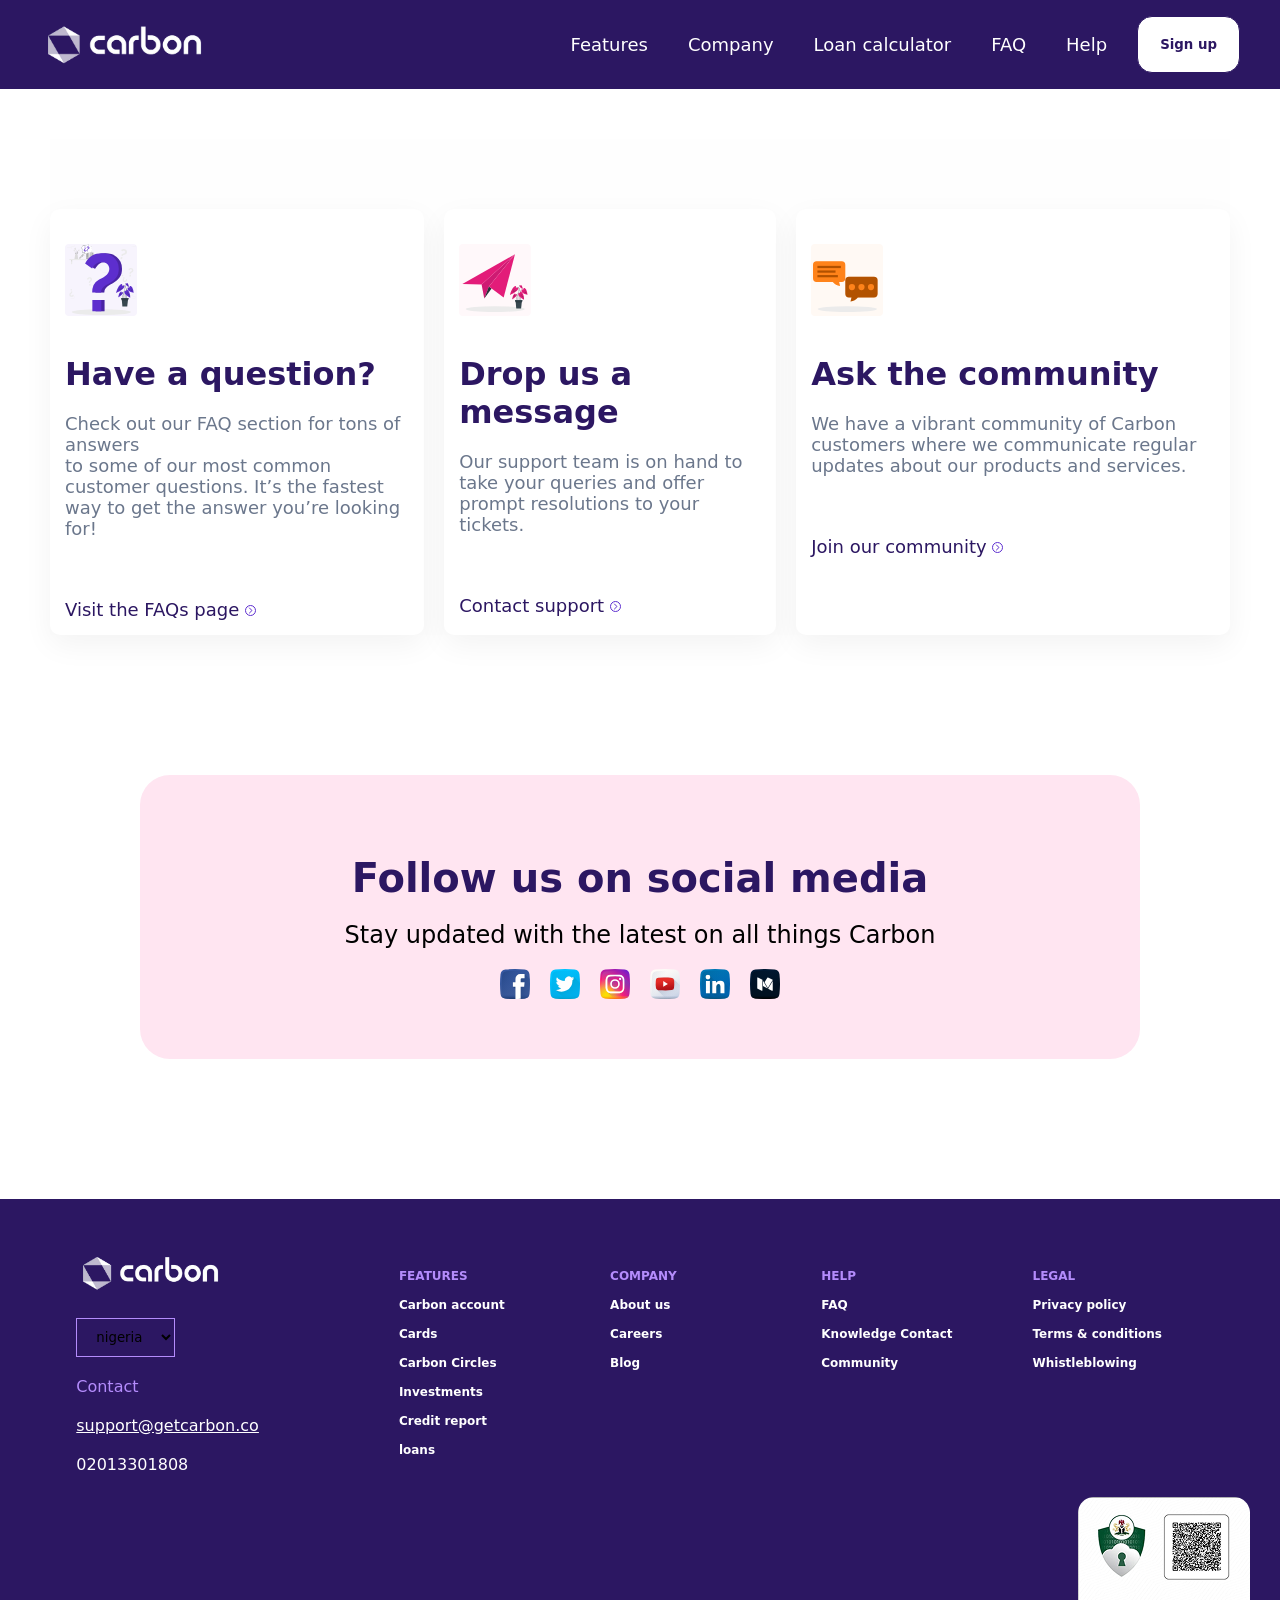
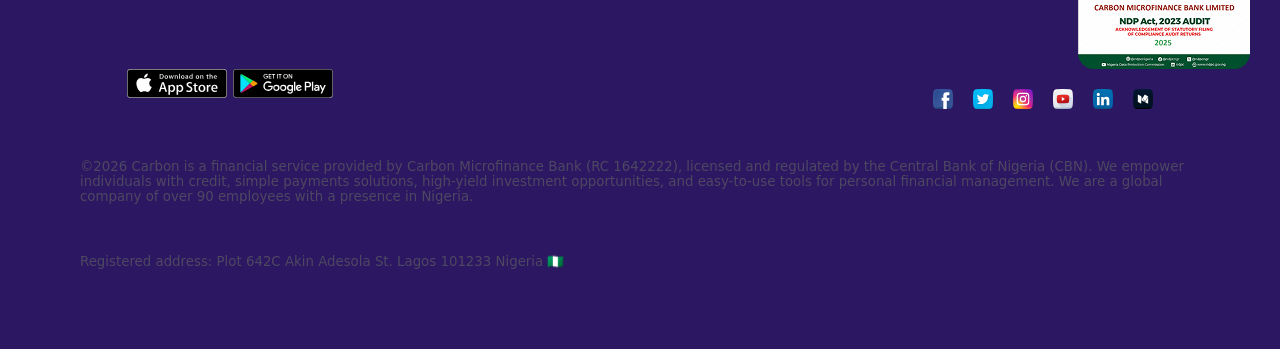
<file: contact.html>
<!DOCTYPE html>
<html lang="en">

<head>
    <meta charset="UTF-8">
    <meta name="viewport" content="width=device-width, initial-scale=1.0">
    <link rel="stylesheet" href="./contact.css">
    <title>contact page</title>
</head>

<body>
    <nav>
        <div class="navbar">
            <img src="./image/imageye___-_imgi_20_6453eb55073030cb720870f7_carbon-logo-white-p-500.webp" alt=""
                width="170">

            <div class="flow">

                <ul class="dropdown">
                    <li class="droptitle">
                        <h2>Features</h2>

                        <div class="droplist">
                            <a href="#">
                                <img src="./image/645dfc91d6307df11f9f0730_Loans-icon.svg" alt="">
                                <div class="dropitem">
                                    <h3>Loans</h3>
                                    <p>Instant loans whenever you need it</p>
                                </div>
                            </a>
                            <a href="#">
                                <div class="dropitem">
                                    <h3>Cards</h3>
                                    <p>Online and offline payment with cards</p>
                                </div>
                            </a>
                        </div>

                        <div class="droplist">
                            <a href="">
                                <img src="./image/645dfc91d6307df11f9f0732_Paymentsicon.svg" alt="">

                                <div class="dropitem">
                                    <h3>Payments</h3>
                                    <p>All your payments,in one place</p>

                                </div>
                            </a>

                            <a href="">
                                <img src="./image/645dfc91d6307df11f9f0739_investment.svg" alt="">
                                <div class="dropitem">
                                    <h3>Savings</h3>
                                    <p>Each return on savings on carbon</p>
                                </div>
                            </a>
                            <a href="">
                                <img src="./image/645dfc91d6307df11f9f0733_Credit-report.svg" alt="">
                                <div class="dropitem">
                                    <h3>Credit report</h3>
                                    <p>Keep track of your credit history</p>

                                </div>
                            </a>
                        </div>
                    </li>


                    <li class="droptitle">
                        <h2>Company</h2>
                        <div class="droplist">
                            <a href="">
                                <img src="./image/645dfc91d6307df11f9f0734_About us.svg" alt="" width="45">

                                <div class="dropitem">
                                    <h3>About us</h3>
                                    <p>Providing financial access to everyone</p>

                                </div>
                            </a>

                            <a href="#">

                                <img src="./image/645dfc91d6307df11f9f073b_Career.svg" alt="" width="45">
                                <div class="dropitem">
                                    <h3>Career</h3>
                                    <p>Build the best bank in Africa </p>

                                </div>

                            </a>
                            <div class="dropdown">
                                <a href="#">

                                    <img src="./image/645dfc91d6307df11f9f073a_Blog.svg" alt="" width="45">

                                    <div class="dropitem">
                                        <h3>Blog</h3>
                                        <p>Get carbon news and updates</p>

                                    </div>
                                </a>
                            </div>




                        </div>

                    </li>
                    <li class="droptitle">
                        <h2>Loan calculator</h2>
                        <a href="">



                        </a>
                    </li>
                    <li class="droptitle">
                        <h2>FAQ</h2>
                        <a href=""></a>
                    </li>
                    <li class="droptitle">
                        <h2>Help</h2>

                        <div class="droplist">
                            <a href="">
                                <img src="./image/645dfc91d6307df11f9f0735_knowledge base.svg" alt="">


                                <div class="dropitem">
                                    <h3>Knowledge base</h3>
                                    <p>Get answers to common issues</p>

                                </div>
                            </a>

                            <a href="">
                                <img src="./image/645dfc91d6307df11f9f072d_contacts.svg" alt="">

                                <div class="dropitem">
                                    <h3>Contacts</h3>
                                    <p>Like to reach out? Get in touch with us</p>
                                </div>
                            </a>

                            <a href="">
                                <img src="./image/645dfc91d6307df11f9f072c_community 1.svg" alt="">

                                <div class="dropitem">
                                    <h3>Community</h3>
                                    <p>Join our community and get updated</p>
                                </div>
                            </a>

                            <a href="">
                                <img src="./image/645dfc91d6307df11f9f0731_Report.svg" alt="">

                                <div class="dropitem">
                                    <h2>Report account</h2>
                                    <p>Report suspicious activity on your account</p>

                                </div>
                            </a>
                        </div>
                    </li>
                </ul>

                <button class="btn"> <b>Sign up</b></button>

            </div>
        </div>
    </nav>




    <section class="great">

        <div class="container">

            <div class="img">
                <img src="./image/6465dcbeb9aadaaaad9a7b0f_Questions.svg" alt="">
            </div>

            <div class="question">
                Have a question?
            </div>

            <p class="para">Check out our FAQ section for tons of answers <br>to some of our most common customer
                questions.
                It’s the
                fastest way to get the answer you’re looking for!</p>

            <div class="href"><a href="">Visit the FAQs page
                    <img src="./image/646f3ee0eeb4ddfdaefe46be_chevron-forward-circle-outline.svg" alt="">
                </a>
            </div>
        </div>
        <div class="container">
            <div class="img"><img src="./image/646f3ee0eeb4ddfdaefe46bd_Drop msg.svg" alt=""></div>

            <div class="question">Drop us a message</div>
            <p class="para">Our support team is on hand to take your queries and offer prompt resolutions to your
                tickets.

            </p>
            <div class="href"><a href="">Contact support
                    <img src="./image/646f3ee0eeb4ddfdaefe46be_chevron-forward-circle-outline.svg" alt="">
                </a></div>
        </div>

        <div class="container">
            <div class="img"><img src="./image/646f3ee0eeb4ddfdaefe46bc_community icon.svg" alt=""></div>

            <div class="question">Ask the community</div>
            <p class="para">We have a vibrant community of Carbon customers where we communicate regular updates about
                our products
                and services.

            </p>
            <div class="href"><a href="">Join our community <img
                        src="./image/646f3ee0eeb4ddfdaefe46be_chevron-forward-circle-outline.svg" alt=""></a></div>
        </div>
    </section>



    <section>
        <div class="ragh">
            <h2 class="pragh">Follow us on social media
            </h2>

            <p class="prahg">Stay updated with the latest on all things Carbon

            </p>
            <div class="prag">
                <img src="./image/6194b7fcf08b5f10239cf68e_008-facebook.svg" alt="">
                <img src="./image/6194b7fcf08b5fe49c9cf68c_001-twitter.svg" alt="">
                <img src="./image/6194b7fcf08b5fa9e79cf68d_011-instagram.svg" alt="">
                <img src="./image/6194b7fcf08b5f79329cf68f_007-youtube.svg" alt="">
                <img src="./image/6194b7fcf08b5f76879cf692_010-linkedin.svg" alt="">
                <img src="./image/6194b7fcf08b5f19d39cf68b_006-tumblr.svg" alt="">
            </div>
        </div>
    </section>



    <section class="downpart" style="background-color: #2C1762; padding: 30px;">
        <div class="flex">
            <div class="diva">
                <img src="./image/imageye___-_imgi_20_6453eb55073030cb720870f7_carbon-logo-white-p-500.webp" alt=""
                    width="150">
                <div class="label">

                    <label for="">
                        <select name="Nigeria" id="" style="padding:10px 15px; background-color: #2C1762; border: 1px solid
#B48CFC; text-decoration-color: #B48CFC;">
                            <option value="">nigeria</option>
                        </select>
                    </label>

                </div>


                <div style="color: #B48CFC;">Contact </div>
                <div><a style="color: white;" href="">support@getcarbon.co</a></div>
                <div style="color: white;">02013301808</div>
            </div>

            <div class="downright">
                <div>
                    <a  style="color: #B48CFC;" href="">FEATURES</a>
                    <a href="">Carbon account</a>
                    <a href="">Cards</a>
                    <a href="">Carbon Circles</a>
                    <a href="">Investments</a>
                    <a href="">Credit report</a>
                    <a href="">loans</a>
                </div>
                <div>
                    <a  style="color: #B48CFC;" href="">COMPANY</a>
                    <a href="">About us</a>
                    <a href="">Careers</a>
                    <a href="">Blog</a>
                </div>
                <div>
                    <a  style="color: #B48CFC;" href="">HELP</a>
                    <a href="">FAQ</a>
                    <a href="">Knowledge
                        <base href="">Contact
                    </a>
                    <a href="">Community</a>



                </div>
                <div>
                    <a  style="color: #B48CFC;" href="">LEGAL</a>
                    <a href="">Privacy policy</a>
                    <a href="">Terms & conditions</a>
                    <a href="">Whistleblowing</a>
                </div>
            </div>
        </div>


        <div class="pre">
            <img src="./image/imageye___-_imgi_29_6a04ed4a82167effc5d1d419_NDC image.png" alt="">
        </div>


        <div class="class">
            <div>
                        <img src="./image/645e07941b9dbaee684fcf89_Download_on_the_App_Store_Badge.svg" alt=""
                            width="100">

                        <img src="./image/645e07941b9dbaee684fcf86_Google_Play_Store_badge_EN.svg" alt="" width="100">

                    </div>

                    
            <div class="praghh">
                <img src="./image/6194b7fcf08b5f10239cf68e_008-facebook.svg" alt="">
                <img src="./image/6194b7fcf08b5fe49c9cf68c_001-twitter.svg" alt="">
                <img src="./image/6194b7fcf08b5fa9e79cf68d_011-instagram.svg" alt="">
                <img src="./image/6194b7fcf08b5f79329cf68f_007-youtube.svg" alt="">
                <img src="./image/6194b7fcf08b5f76879cf692_010-linkedin.svg" alt="">
                <img src="./image/6194b7fcf08b5f19d39cf68b_006-tumblr.svg" alt="">
            </div>
        </div>

         <div style="margin: 50px; font-size: smaller; color: #4D4861;">©2026 Carbon is a financial service provided by
        Carbon Microfinance Bank (RC 1642222), licensed and regulated by the Central Bank of Nigeria (CBN). We empower
        individuals with credit, simple payments solutions, high-yield investment opportunities, and easy-to-use tools
        for personal financial management. We are a global company of over 90 employees with a presence in Nigeria.
    </div>
    <div style="margin: 50px; font-size: smaller;color: #4D4861;">Registered address: Plot 642C Akin Adesola St. Lagos
        101233 Nigeria 🇳🇬</div>

    </section>
</body>

</html>
</file>
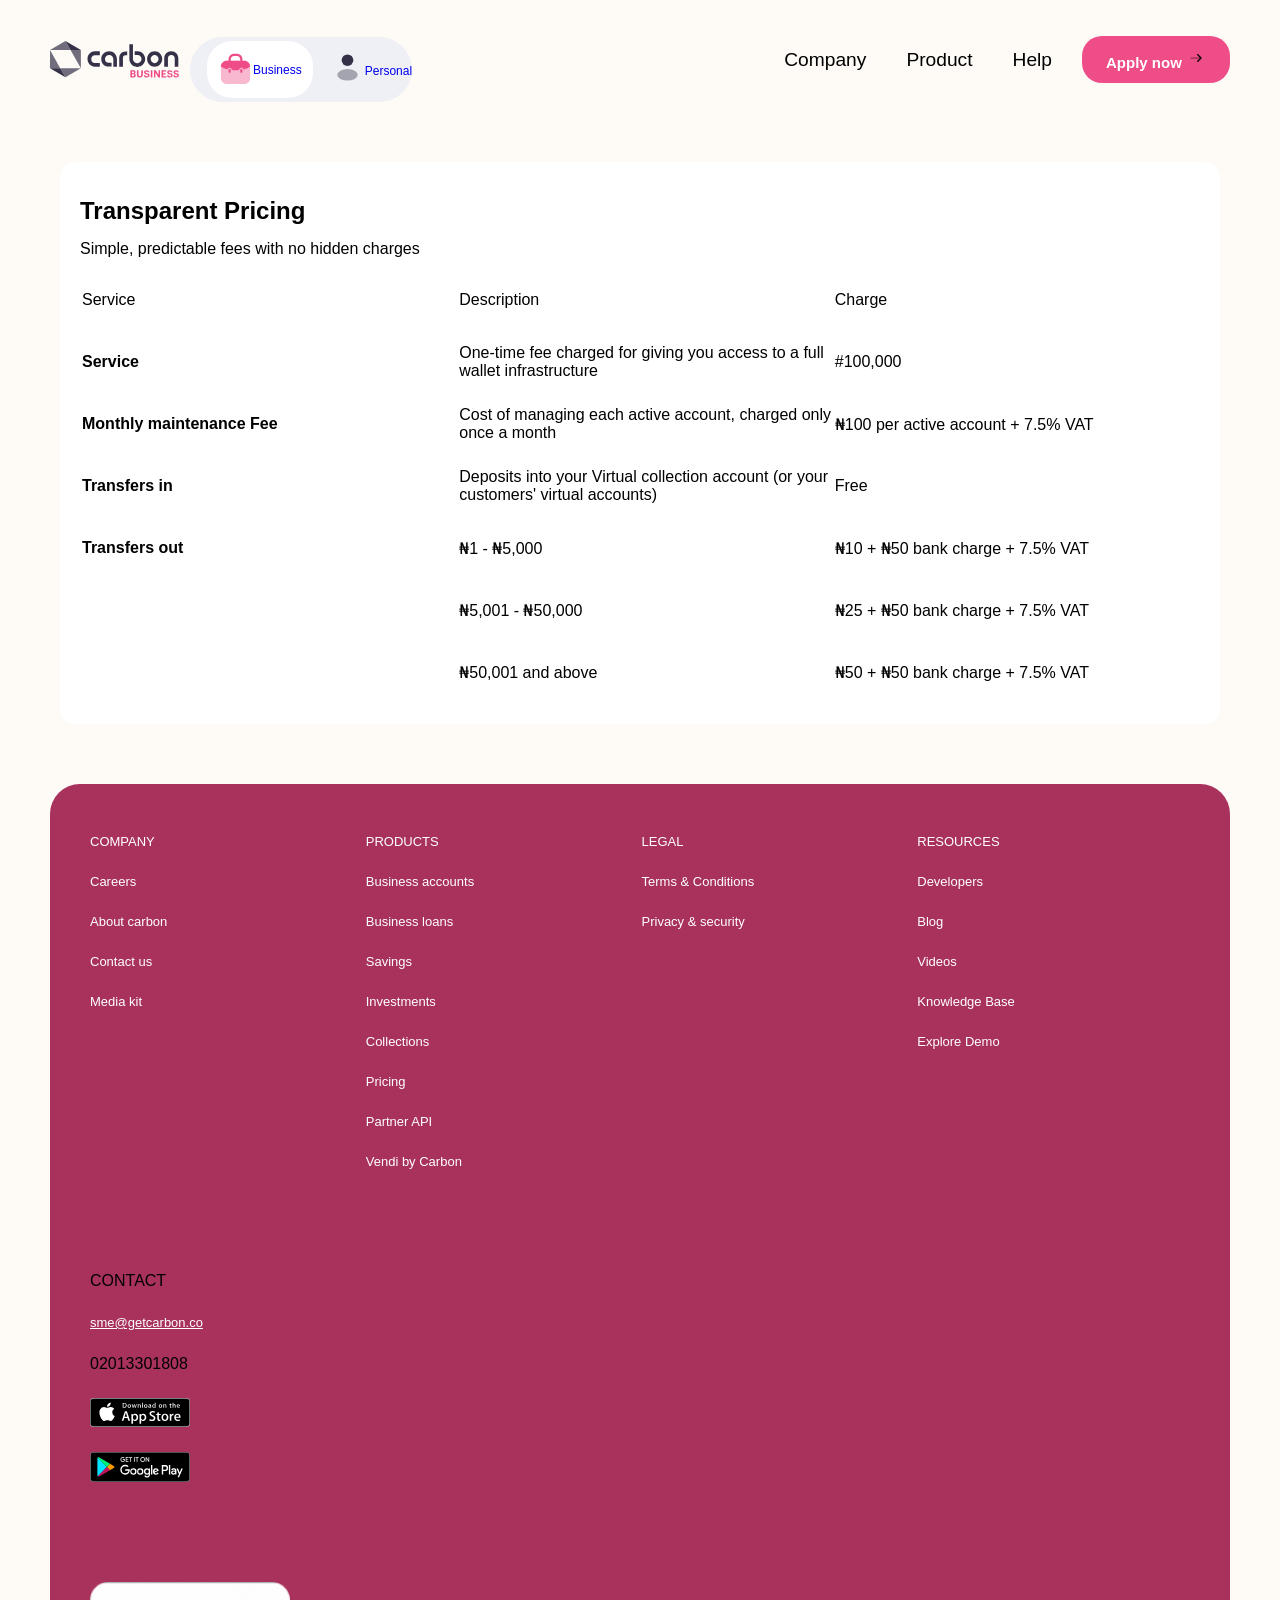
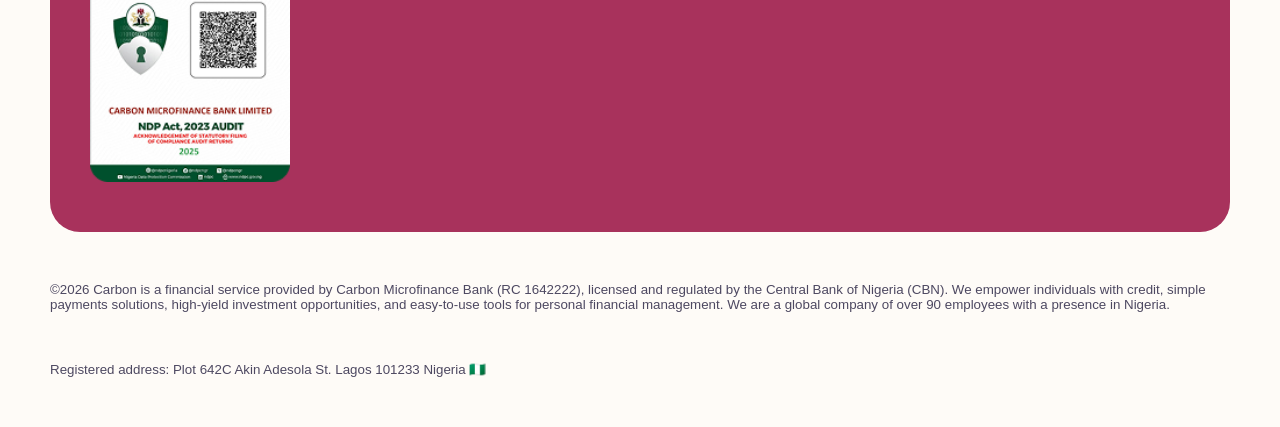
<file: pricing.html>
<!DOCTYPE html>
<html lang="en">

<head>
    <meta charset="UTF-8">
    <meta name="viewport" content="width=device-width, initial-scale=1.0">
    <link rel="stylesheet" href="./pricing.css">
    <title>pricing page</title>
</head>

<body style="background-color: #FEFBF7;">

    <nav class="header ">
        <img src="./image/mmuu1 (1).svg" alt="" width="130">

        <div class="grandparents">
            <div class="parents">
                <img src="./image/mmuu2.svg" alt="" width="35px">

                <a href="#">Business</a>
            </div>




            <div class="child1">
                <div class="child2">
                    <img src="./image/mmuu3.svg" alt="" width="35px">
                </div>
                <div class="child3">
                    <a href="#">Personal</a>
                </div>
            </div>
        </div>


        <div class="left">
            <ul class="dropdown">
                <li class="droptitle">
                    <h2>Company</h2>
                    <div class="droplist">
                        <a href="#">
                            <img src="./image/645dfc91d6307df11f9f0734_About us.svg" alt="" width="45">

                            <div class="dropitem">
                                <h3>About us</h3>
                                <p>Providing financial access to everyone</p>

                            </div>
                        </a>

                        <a href="#">

                            <img src="./image/645dfc91d6307df11f9f073b_Career.svg" alt="" width="45">
                            <div class="dropitem">
                                <h3>Career</h3>
                                <p>Build the best bank in Africa </p>

                            </div>

                        </a>
                        <div class="dropdown">
                            <a href="#">

                                <img src="./image/645dfc91d6307df11f9f073a_Blog.svg" alt="" width="45">

                                <div class="dropitem">
                                    <h3>Blog</h3>
                                    <p>Get carbon news and updates</p>

                                </div>
                            </a>
                        </div>



                    </div>

                </li>
                <li class="dropdown">
                    <div class="droptitle">
                        <h2>Product</h2>
                        <div class="droplist">
                            <a href="#">
                                <img src="./image/6a048610a0dd907c9ee9bb11_vendi logo Icon.svg" alt="" width="45">
                                <div class="dropitem">
                                    <p>Vendi</p>

                                </div>
                            </a>
                        </div>


                    </div>

                </li>
                <li class="dropdown ">
                    <div class="droptitle">
                        <h2>Help</h2>
                        <div class="frro">
                            <a href="#">
                                <img src="./image/help01.svg" alt="">
                                <div class="dropitem">
                                    <p>Videos</p>

                                </div>

                            </a>


                            <a href="#">
                                <img src="./image/help02.svg" alt="">
                                <div class="dropitem">
                                    <p>Knowledge base</p>
                                </div>
                            </a>




                            <a href="#">
                                <img src="./image/help03.svg" alt="">
                                <div class="dropitem">
                                    <p>Explore Demo</p>
                                </div>
                            </a>
                        </div>


                    </div>

                </li>
            </ul>



            <button class="butt">
                Apply now
                <img src="./image/aroww.svg" alt="" width="20">
            </button>
        </div>
    </nav>





    <section class="poppy">
        <h3 class="blod">Transparent Pricing
        </h3>
        <p style="margin-top: 15px;">Simple, predictable fees with no hidden charges</p>


        <style>
            tr,
            td {
                width: 550px;
                height: 60px;
                border-collapse: separate;
                border-bottom: 2;
            }
        </style>
        <table class="brother">
            <tr>
                <td>Service</td>
                <td>Description</td>
                <td>Charge</td>
            </tr>


            <tr>
                <td class="bold">Service</td>
                <td>
                    One-time fee charged for giving you access to a full wallet infrastructure</td>
                <td>#100,000</td>
            </tr>


            <tr>
                <td class="bold">Monthly maintenance Fee</td>
                <td>Cost of managing each active account, charged only once a month
                </td>
                <td>₦100 per active account + 7.5% VAT
                </td>
            </tr>


            <tr>
                <td class="bold">Transfers in
                </td>
                <td>Deposits into your Virtual collection account (or your customers' virtual accounts)</td>
                <td>Free</td>
            </tr>


            <tr>
                <td class="bold">Transfers out</td>
                <td>₦1 - ₦5,000
                </td>
                <td>₦10 + ₦50 bank charge + 7.5% VAT
                </td>


            </tr>

            <tr>
                <td></td>
                <td>₦5,001 - ₦50,000
                </td>
                <td>
                    ₦25 + ₦50 bank charge + 7.5% VAT</td>
            </tr>

            <tr>
                <td></td>
                <td>₦50,001 and above
                </td>
                <td>₦50 + ₦50 bank charge + 7.5% VAT
                </td>
            </tr>
        </table>
    </section>


    <div class="downpart">

        <div>
            <a href="">COMPANY</a>
            <a href="">Careers</a>
            <a href="">About carbon</a>
            <a href="">Contact us</a>
            <a href="">Media kit</a>
        </div>
        <div>
            <a href=""> PRODUCTS</a>
            <a href="">Business accounts</a>

            <a href="">Business loans</a>

            <a href="">Savings</a>

            <a href="">Investments</a>

            <a href="">Collections</a>

            <a href="">Pricing</a>

            <a href="">Partner API</a>

            <a href="">Vendi by Carbon</a>
        </div>
        <div>
            <a href="">LEGAL
            </a>
            <a href="">Terms & Conditions</a>
            <a href="">Privacy & security</a>
        </div>

        <div>
            <a href="">RESOURCES</a>
            <a href="">
                Developers</a>
            <a href="">Blog</a>
            <a href="">Videos</a>
            <a href="">Knowledge Base</a>
            <a href="">Explore Demo</a>
        </div>
        <div class="container" style="margin-top: 100px;">
            <div>
                <div>CONTACT </div>
                <div>
                    <a href="sme@getcarbon.co" style="text-decoration: underline;">sme@getcarbon.co</a>
                </div>
                <div>02013301808</div>
                <div style="display: flex;">
                    <img src="./image/645e07941b9dbaee684fcf89_Download_on_the_App_Store_Badge.svg" alt="" width="100">

                    <img src="./image/645e07941b9dbaee684fcf86_Google_Play_Store_badge_EN.svg" alt="" width="100">

                </div>

                <div style="display:flex; ;">
                    <i style="color: white;" class="fa-brands fa-x-twitter"></i>
                    <i class="fa-brands fa-linkedin-in"></i>
                    <i class="fa-brands fa-instagram"></i>
                </div>
            </div>

            <div class="ndc">
                <img class="ndcimage" src="./image/imageye___-_imgi_29_6a04ed4a82167effc5d1d419_NDC image.png" alt=""
                    width="200">
            </div>
        </div>



    </div>






    <div style="margin: 50px; font-size: smaller; color: #4D4861;">©2026 Carbon is a financial service provided by
        Carbon Microfinance Bank (RC 1642222), licensed and regulated by the Central Bank of Nigeria (CBN). We empower
        individuals with credit, simple payments solutions, high-yield investment opportunities, and easy-to-use tools
        for personal financial management. We are a global company of over 90 employees with a presence in Nigeria.
    </div>
    <div style="margin: 50px; font-size: smaller;color: #4D4861;">Registered address: Plot 642C Akin Adesola St. Lagos
        101233 Nigeria 🇳🇬</div>

</body>

</html>
</file>
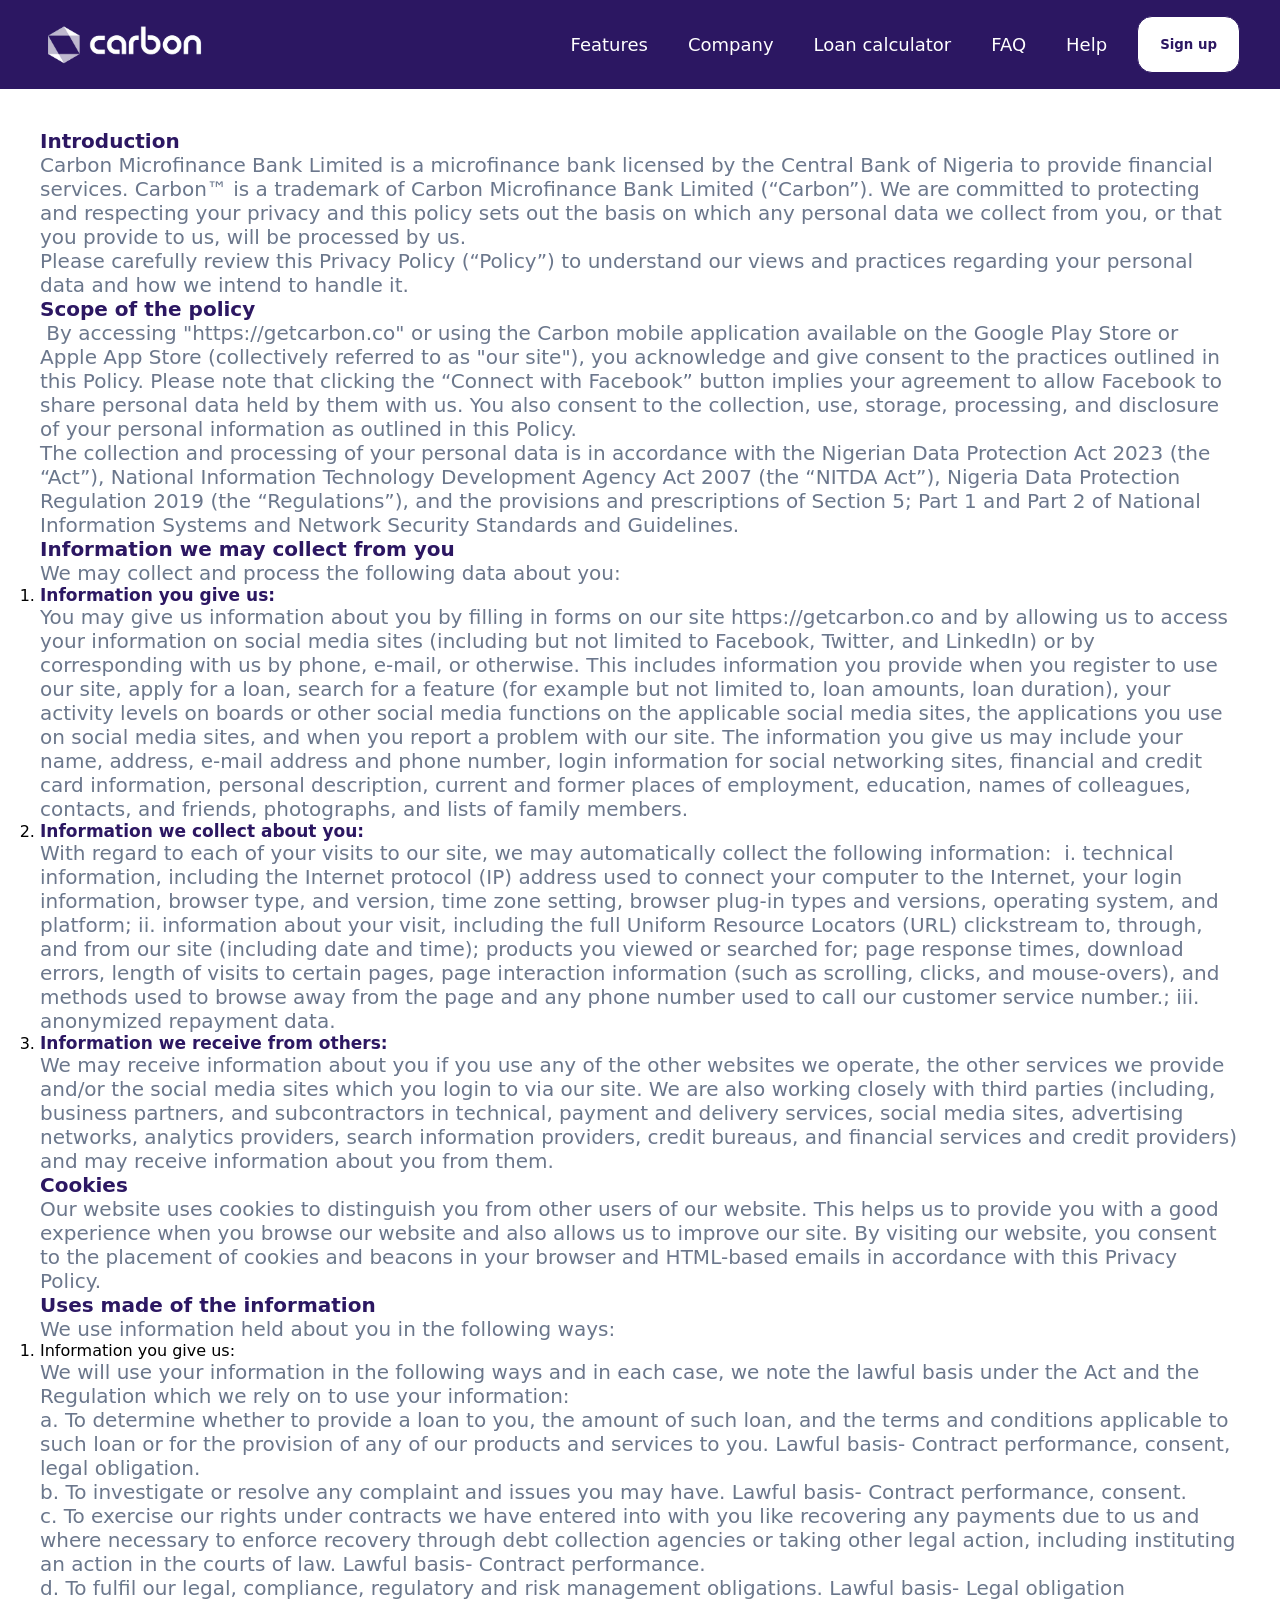
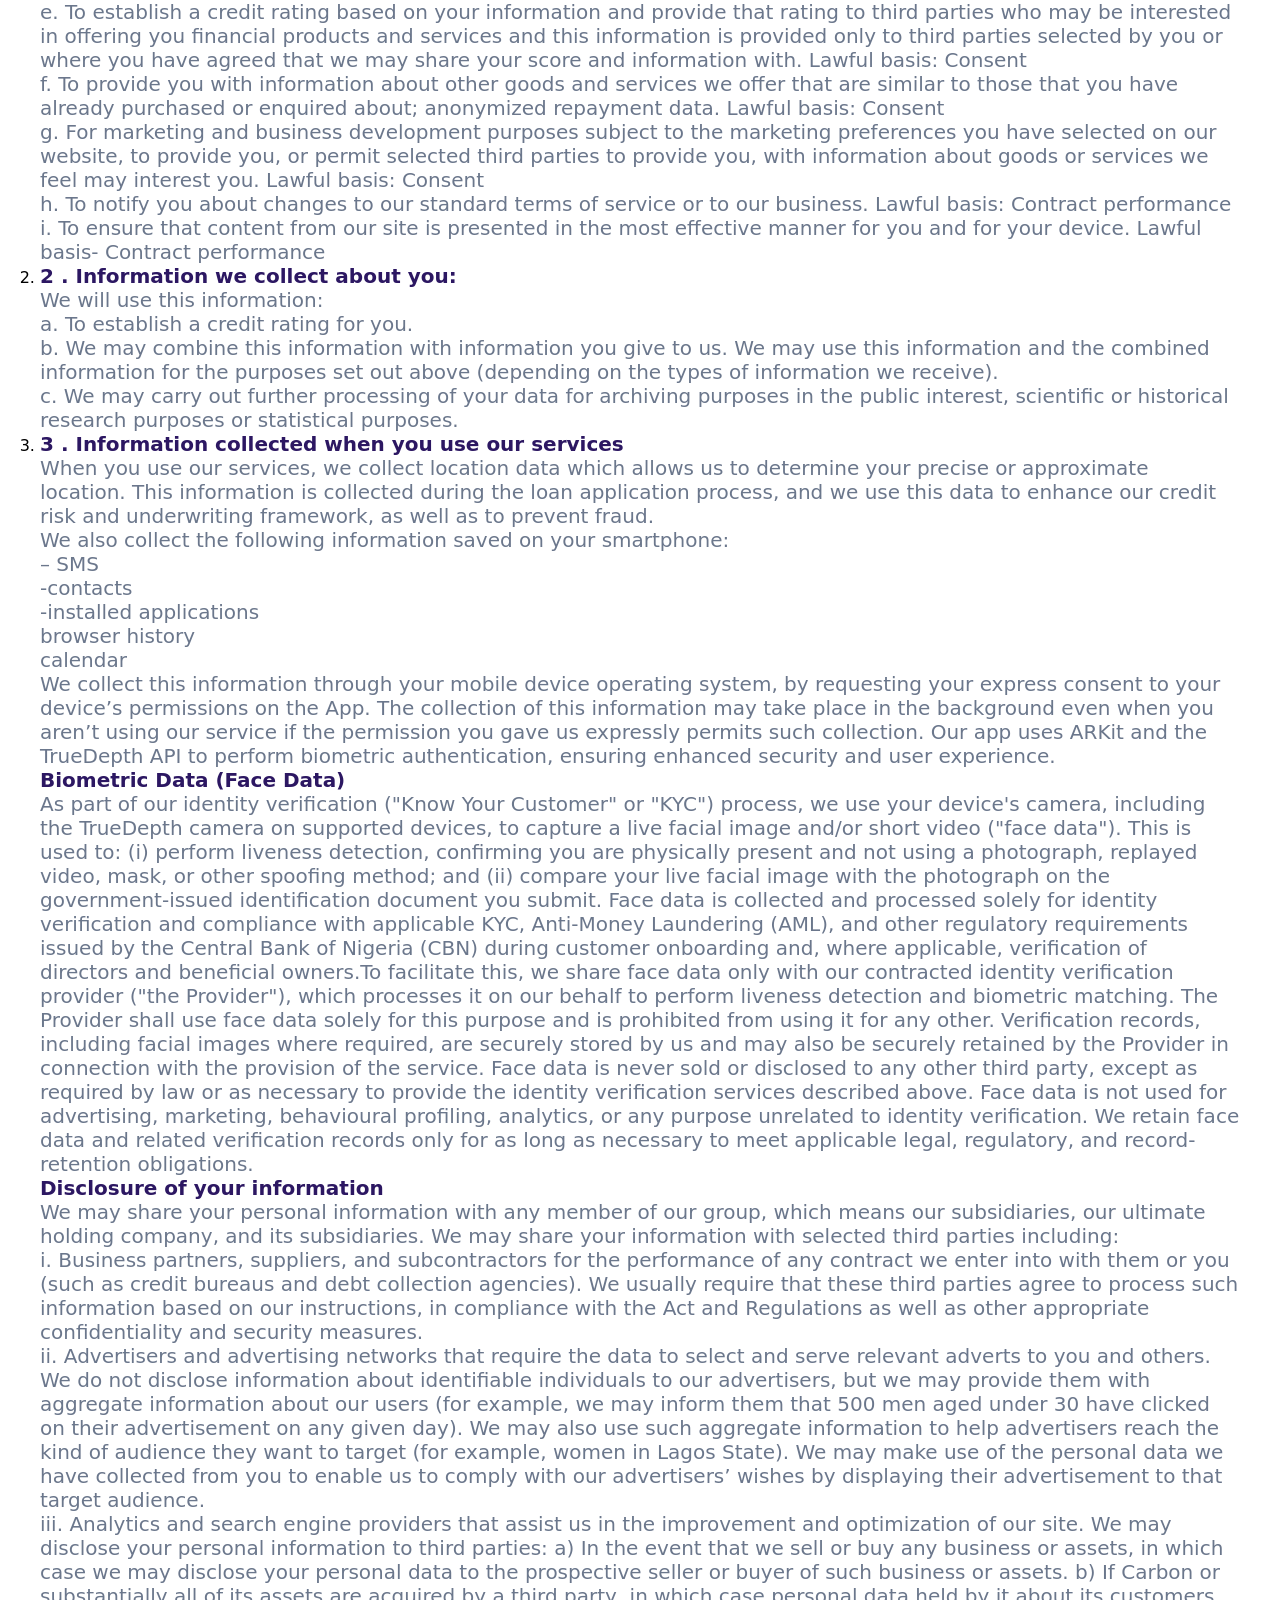
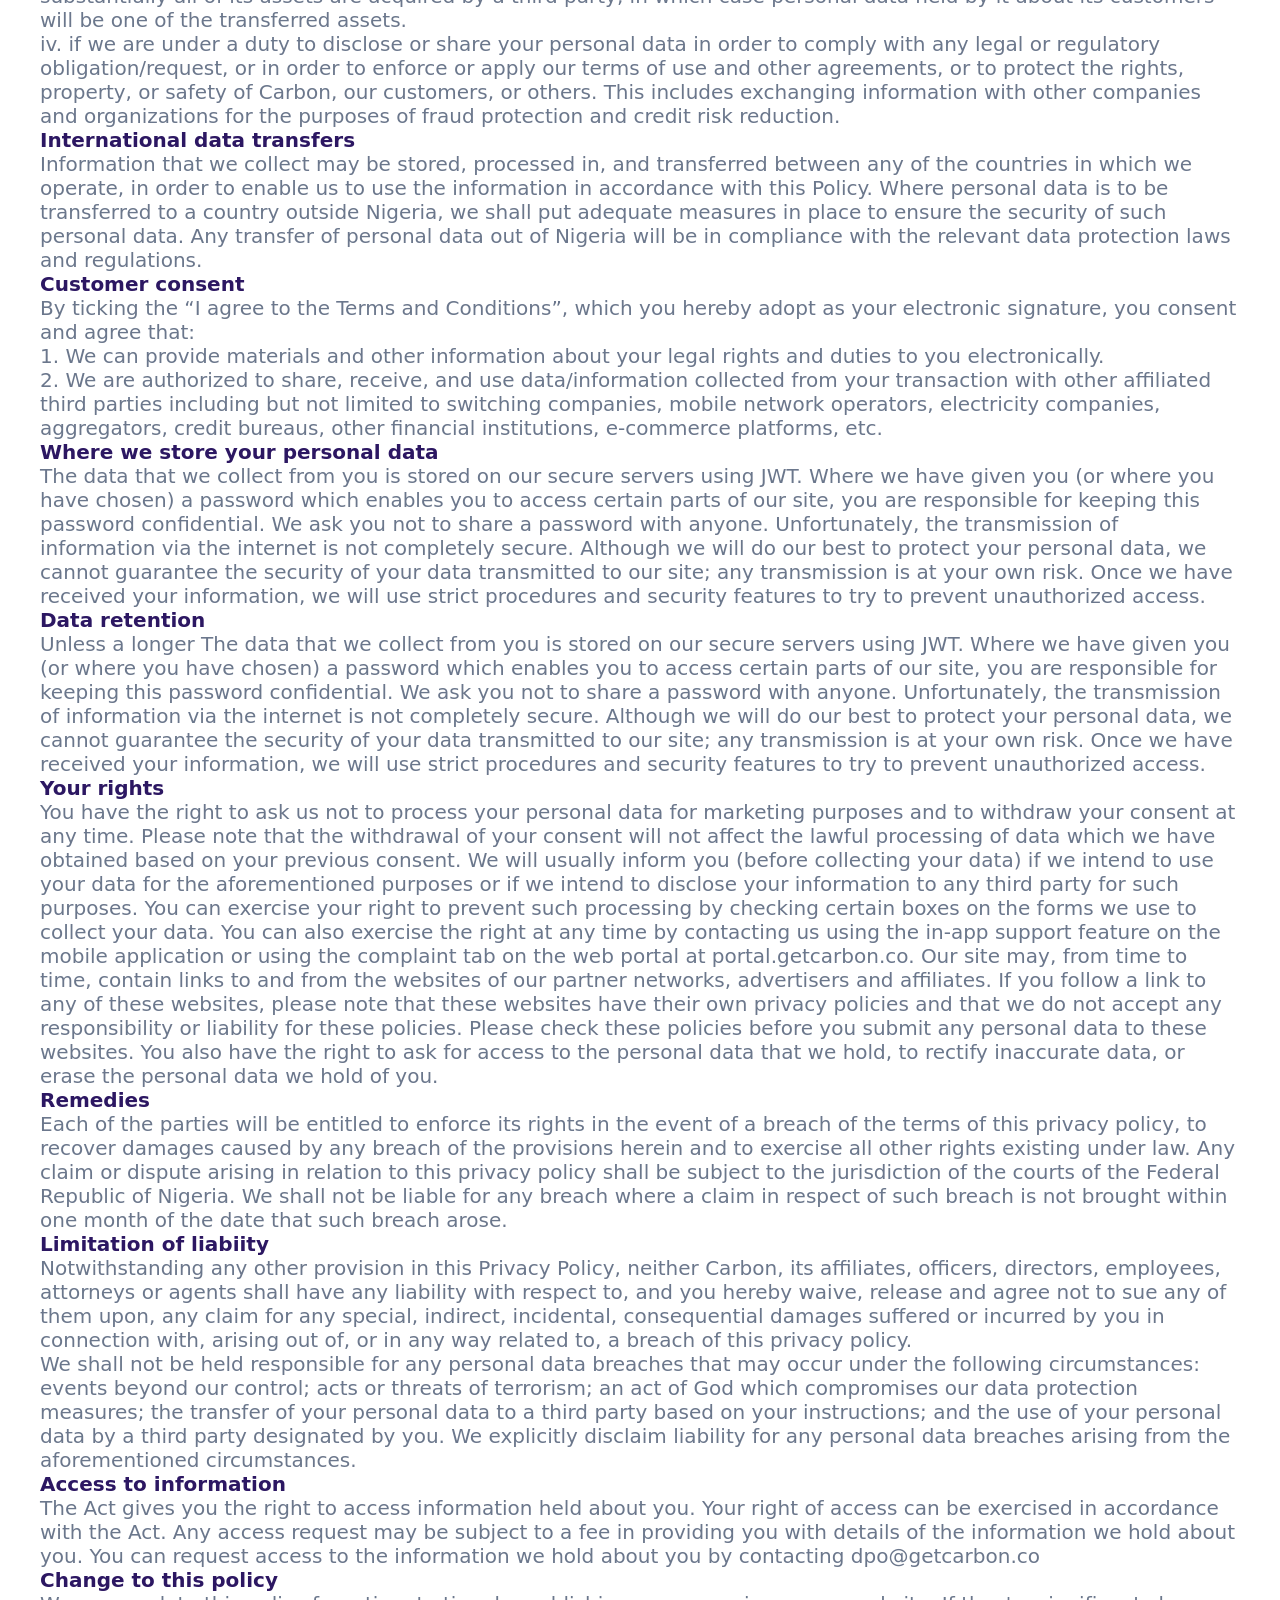
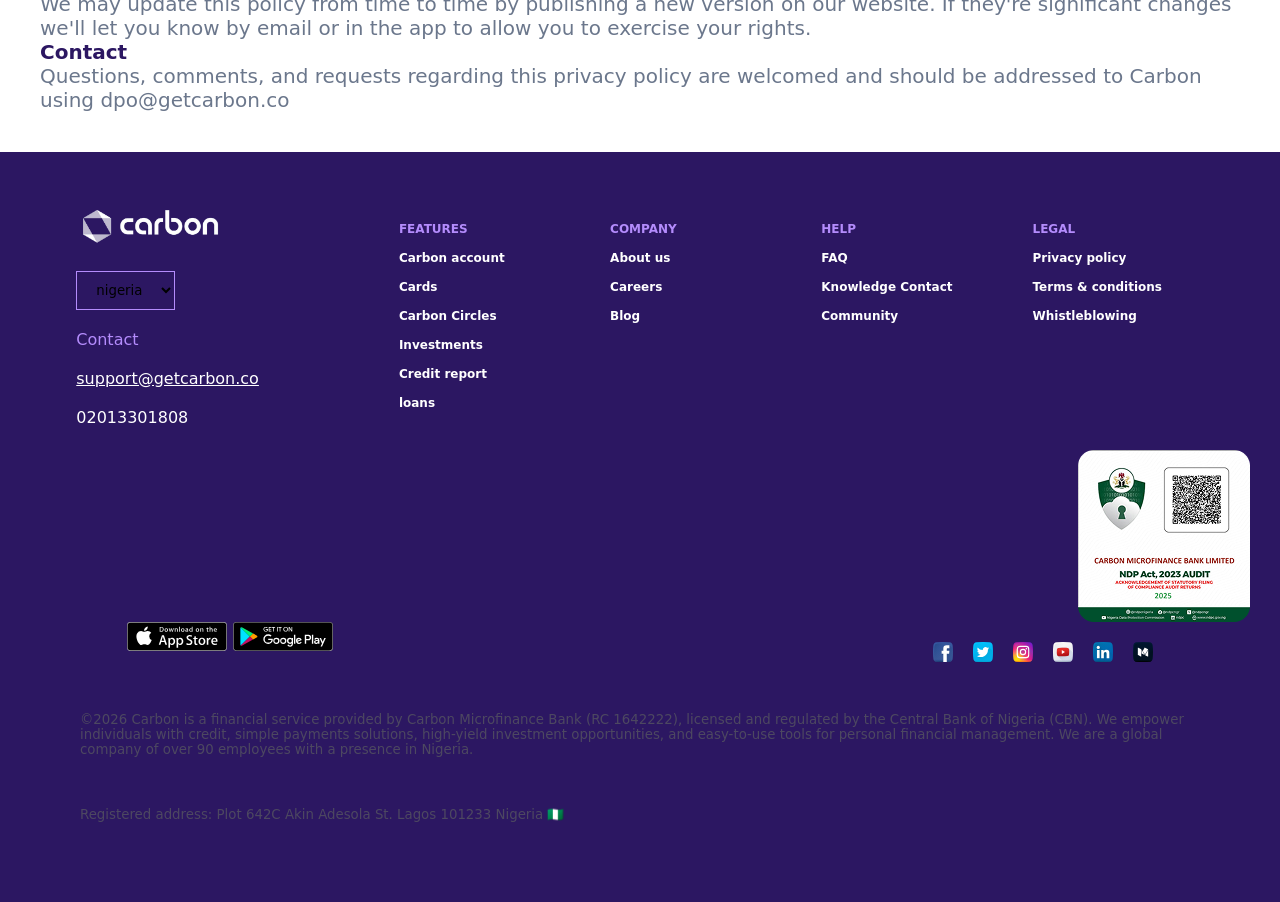
<file: privacy.html>
<!DOCTYPE html>
<html lang="en">

<head>
    <meta charset="UTF-8">
    <meta name="viewport" content="width=device-width, initial-scale=1.0">
    <link rel="stylesheet" href="./privacy.css">
    <title>Document</title>
</head>

<body>
    <nav>
        <div class="navbar">
            <img src="./image/imageye___-_imgi_20_6453eb55073030cb720870f7_carbon-logo-white-p-500.webp" alt=""
                width="170">

            <div class="flow">

                <ul class="dropdown">
                    <li class="droptitle">
                        <h2>Features</h2>

                        <div class="droplist">
                            <a href="#">
                                <img src="./image/645dfc91d6307df11f9f0730_Loans-icon.svg" alt="">
                                <div class="dropitem">
                                    <h3>Loans</h3>
                                    <p>Instant loans whenever you need it</p>
                                </div>
                            </a>
                            <a href="#">
                                <div class="dropitem">
                                    <h3>Cards</h3>
                                    <p>Online and offline payment with cards</p>
                                </div>
                            </a>
                        </div>

                        <div class="droplist">
                            <a href="">
                                <img src="./image/645dfc91d6307df11f9f0732_Paymentsicon.svg" alt="">

                                <div class="dropitem">
                                    <h3>Payments</h3>
                                    <p>All your payments,in one place</p>

                                </div>
                            </a>

                            <a href="">
                                <img src="./image/645dfc91d6307df11f9f0739_investment.svg" alt="">
                                <div class="dropitem">
                                    <h3>Savings</h3>
                                    <p>Each return on savings on carbon</p>
                                </div>
                            </a>
                            <a href="">
                                <img src="./image/645dfc91d6307df11f9f0733_Credit-report.svg" alt="">
                                <div class="dropitem">
                                    <h3>Credit report</h3>
                                    <p>Keep track of your credit history</p>

                                </div>
                            </a>
                        </div>
                    </li>


                    <li class="droptitle">
                        <h2>Company</h2>
                        <div class="droplist">
                            <a href="">
                                <img src="./image/645dfc91d6307df11f9f0734_About us.svg" alt="" width="45">

                                <div class="dropitem">
                                    <h3>About us</h3>
                                    <p>Providing financial access to everyone</p>

                                </div>
                            </a>

                            <a href="#">

                                <img src="./image/645dfc91d6307df11f9f073b_Career.svg" alt="" width="45">
                                <div class="dropitem">
                                    <h3>Career</h3>
                                    <p>Build the best bank in Africa </p>

                                </div>

                            </a>
                            <div class="dropdown">
                                <a href="#">

                                    <img src="./image/645dfc91d6307df11f9f073a_Blog.svg" alt="" width="45">

                                    <div class="dropitem">
                                        <h3>Blog</h3>
                                        <p>Get carbon news and updates</p>

                                    </div>
                                </a>
                            </div>




                        </div>

                    </li>
                    <li class="droptitle">
                        <h2>Loan calculator</h2>
                        <a href="">



                        </a>
                    </li>
                    <li class="droptitle">
                        <h2>FAQ</h2>
                        <a href=""></a>
                    </li>
                    <li class="droptitle">
                        <h2>Help</h2>

                        <div class="droplist">
                            <a href="">
                                <img src="./image/645dfc91d6307df11f9f0735_knowledge base.svg" alt="">


                                <div class="dropitem">
                                    <h3>Knowledge base</h3>
                                    <p>Get answers to common issues</p>

                                </div>
                            </a>

                            <a href="">
                                <img src="./image/645dfc91d6307df11f9f072d_contacts.svg" alt="">

                                <div class="dropitem">
                                    <h3>Contacts</h3>
                                    <p>Like to reach out? Get in touch with us</p>
                                </div>
                            </a>

                            <a href="">
                                <img src="./image/645dfc91d6307df11f9f072c_community 1.svg" alt="">

                                <div class="dropitem">
                                    <h3>Community</h3>
                                    <p>Join our community and get updated</p>
                                </div>
                            </a>

                            <a href="">
                                <img src="./image/645dfc91d6307df11f9f0731_Report.svg" alt="">

                                <div class="dropitem">
                                    <h2>Report account</h2>
                                    <p>Report suspicious activity on your account</p>

                                </div>
                            </a>
                        </div>
                    </li>
                </ul>

                <button class="btn"> <b>Sign up</b></button>

            </div>
        </div>
    </nav>




    <div class="bone">
        <strong>Introduction</strong>
        <p>Carbon Microfinance Bank Limited is a microfinance bank licensed by the Central Bank of
            Nigeria to provide financial services. Carbon™ is a trademark of Carbon Microfinance Bank
            Limited (“Carbon”). We are committed to protecting and respecting your privacy and this policy sets
            out the basis on which any personal data we collect from you, or that you provide to us, will be
            processed by us.
            ‍</p>
        <p>
            Please carefully review this Privacy Policy (“Policy”) to understand our views and practices regarding
            your personal data and how we intend to handle it.</p>

        <strong>Scope of the policy</strong>
        <p>‍
            By accessing "https://getcarbon.co" or using the Carbon mobile application available on the Google
            Play Store or Apple App Store (collectively referred to as "our site"), you acknowledge and give consent
            to the practices outlined in this Policy. Please note that clicking the “Connect with Facebook” button
            implies your agreement to allow Facebook to share personal data held by them with us. You also consent
            to the collection, use, storage, processing, and disclosure of your personal information as outlined in this
            Policy.</p>
        <p>
            The collection and processing of your personal data is in accordance with the Nigerian Data Protection
            Act 2023 (the “Act”), National Information Technology Development Agency Act 2007 (the “NITDA
            Act”), Nigeria Data Protection Regulation 2019 (the “Regulations”), and the provisions and prescriptions
            of Section 5; Part 1 and Part 2 of National Information Systems and Network Security Standards and
            Guidelines.</p>

        <strong>Information we may collect from you</strong>
        <p>We may collect and process the following data about you:</p>
        <ol>
            <li> <b>Information you give us:</b>
                <p>You may give us information about you by filling in forms on our site https://getcarbon.co and by
                    allowing us to access your information on social media sites (including but not limited to Facebook,
                    Twitter, and LinkedIn) or by corresponding with us by phone, e-mail, or otherwise. This includes
                    information you provide when you register to use our site, apply for a loan, search for a feature
                    (for example but not limited to, loan amounts, loan duration), your activity levels on boards or
                    other
                    social media functions on the applicable social media sites, the applications you use on social
                    media sites, and when you report a problem with our site. The information you give us may include
                    your name, address, e-mail address and phone number, login information for social networking sites,
                    financial and credit card information, personal description, current and former places of
                    employment, education, names of colleagues, contacts, and friends, photographs, and lists of family
                    members.</p>
            </li>

            <li>
               <b> Information we collect about you:</b>
                <p>With regard to each of your visits to our site, we may automatically collect the following
                    information:
                    ‍
                    i. technical information, including the Internet protocol (IP) address used to connect your computer
                    to the Internet, your login information, browser type, and version, time zone setting, browser
                    plug-in types and versions, operating system, and platform;
                    ii. information about your visit, including the full Uniform Resource Locators (URL) clickstream to,
                    through, and from our site (including date and time); products you viewed or searched for; page
                    response times, download errors, length of visits to certain pages, page interaction information
                    (such as scrolling, clicks, and mouse-overs), and methods used to browse away
                    from the page and any phone number used to call our customer service number.;
                    iii. anonymized repayment data.</p>
            </li>

            <li><b>
                Information we receive from others:</b>
                <p>We may receive information about you if you use any of the other websites we operate, the other
                    services we provide and/or the social media sites which you login to via our site. We are also
                    working closely with third parties (including, business partners, and subcontractors in technical,
                    payment and delivery services, social media sites, advertising networks, analytics providers, search
                    information providers, credit bureaus, and financial services and credit providers) and may receive
                    information about you from them.

                </p>
            </li>

        </ol>

        <strong>Cookies</strong>
        <p>Our website uses cookies to distinguish you from other users of our website. This helps us to provide you
            with a good experience when you browse our website and also allows us to improve our site. By visiting our
            website, you consent to the placement of cookies and beacons in your browser and HTML-based emails in
            accordance with this Privacy Policy.

        </p>
        <strong>Uses made of the information
        </strong>
        <p>We use information held about you in the following ways:

        </p>

        <ol>
            <li> Information you give us:
                <p>We will use your information in the following ways and in each case, we note the lawful basis under
                    the Act and the Regulation which we rely on to use your information:
                </p>

                <p>a. To determine whether to provide a loan to you, the amount of such loan, and the terms and
                    conditions applicable to such loan or for the provision of any of our products and services to you.
                    Lawful basis- Contract performance, consent, legal obligation.
                </p>
                <p> b. To investigate or resolve any complaint and issues you may have.
                    Lawful basis- Contract performance, consent.
                </p>
                <p>c. To exercise our rights under contracts we have entered into with you like recovering any payments
                    due to us and where necessary to enforce recovery through debt collection agencies or taking other
                    legal action, including instituting an action in the courts of law.
                    Lawful basis- Contract performance.
                    ‍
                </p>
                <p>d. To fulfil our legal, compliance, regulatory and risk management obligations.
                    Lawful basis- Legal obligation
                </p>
                <p>e. To establish a credit rating based on your information and provide that rating to third parties
                    who may be interested in offering you financial products and services and this information is
                    provided only to third parties selected by you or where you have agreed that we may share your score
                    and information with.
                    Lawful basis: Consent
                </p>
                <p>f. To provide you with information about other goods and services we offer that are similar to those
                    that you have already purchased or enquired about; anonymized repayment data.
                    Lawful basis: Consent
                </p>
                <p>g. For marketing and business development purposes subject to the marketing preferences you have
                    selected on our website, to provide you, or permit selected third parties to provide you, with
                    information about goods or services we feel may interest you.
                    Lawful basis: Consent
                </p>
                <p>h. To notify you about changes to our standard terms of service or to our business.
                    Lawful basis: Contract performance
                </p>
                <p>i. To ensure that content from our site is presented in the most effective manner for you and for
                    your device.
                    Lawful basis- Contract performance

                </p>
            </li>

            <li>

                <strong>2 . Information we collect about you:
                </strong>

                <p>We will use this information:</p>
                <p>a. To establish a credit rating for you.
                </p>
                <p>b. We may combine this information with information you give to us. We may use this information and
                    the combined information for the purposes set out above (depending on the types of information we
                    receive).
                </p>
                <p>c. We may carry out further processing of your data for archiving purposes in the public interest,
                    scientific or historical research purposes or statistical purposes.

                </p>

            </li>

            <li>
                <strong>3 . Information collected when you use our services
                </strong>

                <p>When you use our services, we collect location data which allows us to determine your precise or
                    approximate location. This information is collected during the loan application process, and we use
                    this data to enhance our credit risk and underwriting framework, as well as to prevent fraud.
                </p>

                <p>We also collect the following information saved on your smartphone:
                </p>
                <p>– SMS</p>
                <p>-contacts</p>
                <p>-installed applications</p>
                <p>browser history</p>
                    <p>calendar</p>
            </li>

            <p>We collect this information through your mobile device operating system, by requesting your express
                consent to your device’s permissions on the App. The collection of this information may take place in
                the background even when you aren’t using our service if the permission you gave us expressly permits
                such collection. Our app uses ARKit and the TrueDepth API to perform biometric authentication, ensuring
                enhanced security and user experience.

            </p>
            <strong>Biometric Data (Face Data)</strong>
            <p>As part of our identity verification ("Know Your Customer" or "KYC") process, we use your device's
                camera, including the TrueDepth camera on supported devices, to capture a live facial image and/or short
                video ("face data"). This is used to:
                (i) perform liveness detection, confirming you are physically present and not using a photograph,
                replayed video, mask, or other spoofing method; and
                (ii) compare your live facial image with the photograph on the government-issued identification document
                you submit.
                Face data is collected and processed solely for identity verification and compliance with applicable
                KYC, Anti-Money Laundering (AML), and other regulatory requirements issued by the Central Bank of
                Nigeria (CBN) during customer onboarding and, where applicable, verification of directors and beneficial
                owners.To facilitate this, we share face data only with our contracted identity verification provider
                ("the Provider"), which processes it on our behalf to perform liveness detection and biometric matching.
                The Provider shall use face data solely for this purpose and is prohibited from using it for any other.
                Verification records, including facial images where required, are securely stored by us and may also be
                securely retained by the Provider in connection with the provision of the service. Face data is never
                sold or disclosed to any other third party, except as required by law or as necessary to provide the
                identity verification services described above. Face data is not used for advertising, marketing,
                behavioural profiling, analytics, or any purpose unrelated to identity verification.
                We retain face data and related verification records only for as long as necessary to meet applicable
                legal, regulatory, and record-retention obligations.</p>

        </ol>

        <strong>Disclosure of your information
        </strong>
        <p>We may share your personal information with any member of our group, which means our subsidiaries, our
            ultimate holding company, and its subsidiaries. We may share your information with selected third parties
            including:
        </p>
        <p>i. Business partners, suppliers, and subcontractors for the performance of any contract we enter into with
            them or you (such as credit bureaus and debt collection agencies). We usually require that these third
            parties agree to process such information based on our instructions, in compliance with the Act and
            Regulations as well as other appropriate confidentiality and security measures.
        </p>
        <p>
            ii. Advertisers and advertising networks that require the data to select and serve relevant adverts to you
            and others. We do not disclose information about identifiable individuals to our advertisers, but we may
            provide them with aggregate information about our users (for example, we may inform them that 500 men aged
            under 30 have clicked on their advertisement on any given day). We may also use such aggregate information
            to help advertisers reach the kind of audience they want to target (for example, women in Lagos State). We
            may make use of the personal data we have collected from you to enable us to comply with our advertisers’
            wishes by displaying their
            advertisement to that target audience.
        </p>
        <p>iii. Analytics and search engine providers that assist us in the improvement and optimization of our site. We
            may disclose your personal information to third parties: a) In the event that we sell or buy any business or
            assets, in which case we may disclose your personal data to the prospective seller or buyer of such business
            or assets. b) If Carbon or substantially all of its assets are acquired by a
            third party, in which case personal data held by it about its customers will be one of the transferred
            assets.
            ‍
        </p>
        <p>iv. if we are under a duty to disclose or share your personal data in order to comply with any legal or
            regulatory obligation/request, or in order to enforce or apply our terms of use and other agreements, or to
            protect the rights, property, or safety of Carbon, our customers, or others. This includes exchanging
            information with other companies and organizations for the purposes of fraud protection and credit risk
            reduction.

        </p>
        <strong>International data transfers</strong>
        <p>Information that we collect may be stored, processed in, and transferred between any of the countries in
            which we operate, in order to enable us to use the information in accordance with this Policy. Where
            personal data is to be transferred to a country outside Nigeria, we shall put adequate measures in place to
            ensure the security of such personal data. Any transfer of personal data out of Nigeria will be in
            compliance with the relevant data protection laws and regulations.

        </p>

        <strong>Customer consent
        </strong>
        <p>By ticking the “I agree to the Terms and Conditions”, which you hereby adopt as your electronic signature,
            you consent and agree that:</p>
        <p>1. We can provide materials and other information about your legal rights and duties to you electronically.
        </p>
        <p>2. We are authorized to share, receive, and use data/information collected from your transaction with other
            affiliated third parties including but not limited to switching companies, mobile network operators,
            electricity companies, aggregators, credit bureaus, other financial institutions, e-commerce platforms, etc.

        </p>

        <strong>Where we store your personal data
        </strong>
        <p>The data that we collect from you is stored on our secure servers using JWT. Where we have given you (or
            where you have chosen) a password which enables you to access certain parts of our site, you are responsible
            for keeping this password confidential. We ask you not to share a password with anyone. Unfortunately, the
            transmission of information via the internet is not completely secure. Although we will do our best to
            protect your personal data, we cannot guarantee the security of your data transmitted to our site; any
            transmission is at your own risk. Once we have received your information, we will use strict procedures and
            security features to try to prevent unauthorized access.

        </p>
        <strong>Data retention</strong>
        <p>Unless a longer The data that we collect from you is stored on our secure servers using JWT. Where we have
            given you (or where you have chosen) a password which enables you to access certain parts of our site, you
            are responsible for keeping this password confidential. We ask you not to share a password with anyone.
            Unfortunately, the transmission of information via the internet is not completely secure. Although we will
            do our best to protect your personal data, we cannot guarantee the security of your data transmitted to our
            site; any transmission is at your own risk. Once we have received your information, we will use strict
            procedures and security features to try to prevent unauthorized access.

        </p>
        <strong>Your rights</strong>
        <p>You have the right to ask us not to process your personal data for marketing purposes and to withdraw your
            consent at any time. Please note that the withdrawal of your consent will not affect the lawful processing
            of data which we have obtained based on your previous consent. We will usually inform you (before collecting
            your data) if we intend to use your data for the aforementioned purposes or if we
            intend to disclose your information to any third party for such purposes. You can exercise your right to
            prevent such processing by checking certain boxes on the forms we use to collect your data. You can also
            exercise the right at any time by contacting us using the in-app support feature on the mobile application
            or using the complaint tab on the web portal at portal.getcarbon.co. Our site may, from time to time,
            contain links to and from the websites of our partner networks, advertisers and affiliates. If you follow a
            link to any of these websites, please note that these websites have their own privacy policies and that we
            do not accept any responsibility or liability for these policies. Please check these policies before you
            submit any personal data to these websites. You also have the right to ask for access to the personal data
            that we hold, to rectify inaccurate data, or erase the personal data we hold of you.

        </p>
        <strong>Remedies</strong>
        <p>Each of the parties will be entitled to enforce its rights in the event of a breach of the terms of this
            privacy policy, to recover damages caused by any breach of the provisions herein and to exercise all other
            rights existing under law. Any claim or dispute arising in relation to this privacy policy shall be subject
            to the jurisdiction of the courts of the Federal Republic of Nigeria. We shall not be liable for any breach
            where a claim in respect of such breach is not brought within one month of the date that such breach arose.

        </p>
        <strong>Limitation of liabiity</strong>
        <p>Notwithstanding any other provision in this Privacy Policy, neither Carbon, its affiliates, officers,
            directors, employees, attorneys or agents shall have any liability with respect to, and you hereby waive,
            release and agree not to sue any of them upon, any claim for any special, indirect, incidental,
            consequential damages suffered or incurred by you in connection with, arising out of, or in any way
            related to, a breach of this privacy policy.</p>
        <p>We shall not be held responsible for any personal data breaches that may occur under the following
            circumstances: events beyond our control; acts or threats of terrorism; an act of God which compromises our
            data protection measures; the transfer of your personal data to a third party based on your instructions;
            and the use of your personal data by a third party designated by you. We explicitly disclaim liability for
            any personal data breaches arising from the aforementioned circumstances.

        </p>
        <strong>Access to information</strong>
        <p>The Act gives you the right to access information held about you. Your right of access can be exercised in
            accordance with the Act. Any access request may be subject to a fee in providing you with details of the
            information we hold about you. You can request access to the information we hold about you by contacting
            dpo@getcarbon.co

        </p>
        <strong>Change to this policy</strong>
        <p>We may update this policy from time to time by publishing a new version on our website. If they're
            significant changes we'll let you know by email or in the app to allow you to exercise your rights.

        </p>
        <strong>Contact</strong>
        <p>Questions, comments, and requests regarding this privacy policy are welcomed and should be addressed to
            Carbon using dpo@getcarbon.co

        </p>
    </div>
    <section class="downpart" style="background-color: #2C1762; padding: 30px;">
        <div class="flex">
            <div class="diva">
                <img src="./image/imageye___-_imgi_20_6453eb55073030cb720870f7_carbon-logo-white-p-500.webp" alt=""
                    width="150">
                <div class="label">

                    <label for="">
                        <select name="Nigeria" id="" style="padding:10px 15px; background-color: #2C1762; border: 1px solid
#B48CFC; text-decoration-color: #B48CFC;">
                            <option value="">nigeria</option>
                        </select>
                    </label>

                </div>


                <div style="color: #B48CFC;">Contact </div>
                <div><a style="color: white;" href="">support@getcarbon.co</a></div>
                <div style="color: white;">02013301808</div>
            </div>

            <div class="downright">
                <div>
                    <a style="color: #B48CFC;" href="">FEATURES</a>
                    <a href="">Carbon account</a>
                    <a href="">Cards</a>
                    <a href="">Carbon Circles</a>
                    <a href="">Investments</a>
                    <a href="">Credit report</a>
                    <a href="">loans</a>
                </div>
                <div>
                    <a style="color: #B48CFC;" href="">COMPANY</a>
                    <a href="">About us</a>
                    <a href="">Careers</a>
                    <a href="">Blog</a>
                </div>
                <div>
                    <a style="color: #B48CFC;" href="">HELP</a>
                    <a href="">FAQ</a>
                    <a href="">Knowledge
                        <base href="">Contact
                    </a>
                    <a href="">Community</a>



                </div>
                <div>
                    <a style="color: #B48CFC;" href="">LEGAL</a>
                    <a href="">Privacy policy</a>
                    <a href="">Terms & conditions</a>
                    <a href="">Whistleblowing</a>
                </div>
            </div>
        </div>


        <div class="pre">
            <img src="./image/imageye___-_imgi_29_6a04ed4a82167effc5d1d419_NDC image.png" alt="">
        </div>


        <div class="class">
            <div>
                <img src="./image/645e07941b9dbaee684fcf89_Download_on_the_App_Store_Badge.svg" alt="" width="100">

                <img src="./image/645e07941b9dbaee684fcf86_Google_Play_Store_badge_EN.svg" alt="" width="100">

            </div>


            <div class="praghh">
                <img src="./image/6194b7fcf08b5f10239cf68e_008-facebook.svg" alt="">
                <img src="./image/6194b7fcf08b5fe49c9cf68c_001-twitter.svg" alt="">
                <img src="./image/6194b7fcf08b5fa9e79cf68d_011-instagram.svg" alt="">
                <img src="./image/6194b7fcf08b5f79329cf68f_007-youtube.svg" alt="">
                <img src="./image/6194b7fcf08b5f76879cf692_010-linkedin.svg" alt="">
                <img src="./image/6194b7fcf08b5f19d39cf68b_006-tumblr.svg" alt="">
            </div>
        </div>

        <div style="margin: 50px; font-size: smaller; color: #4D4861;">©2026 Carbon is a financial service provided by
            Carbon Microfinance Bank (RC 1642222), licensed and regulated by the Central Bank of Nigeria (CBN). We
            empower
            individuals with credit, simple payments solutions, high-yield investment opportunities, and easy-to-use
            tools
            for personal financial management. We are a global company of over 90 employees with a presence in Nigeria.
        </div>
        <div style="margin: 50px; font-size: smaller;color: #4D4861;">Registered address: Plot 642C Akin Adesola St.
            Lagos
            101233 Nigeria 🇳🇬</div>

    </section>
</body>

</html>
</file>
<file: contact.css>
* {
    margin: 0;
    padding: 0;
    box-sizing: border-box;
    font-family: system-ui, -apple-system, BlinkMacSystemFont, 'Segoe UI', Roboto, Oxygen, Ubuntu, Cantarell, 'Open Sans', 'Helvetica Neue', sans-serif;
}

.navbar {
    display: flex;
    align-items: center;
    justify-content: space-between;
    background-color: #2C1762;
    padding: 16px 40px;
}


.flow {
    display: flex;
    align-items: center;
    /* margin-left: auto; */
    gap: 20px;

}
.droptitle h2{
    font-weight: 400;
    font-size: large;
}
.dropdown {
    text-decoration: none;
    list-style-type: none;
    display: flex;
    margin: 0;
    padding: 0;
    font-weight: 200;
    gap: 20px;
}

.droptitle{
    position: relative;
    padding: 10px;
    cursor: grab;
    color: white;
    /* font-weight: lighter; */
}
.droplist {
    position: absolute;
    top: 100%;
    left: auto;
    right: 0;
    width: 450px;
    max-width: 90vw;
    /* height: 100;  */
    background-color: #ffffff;
    border-radius: 10px;
    padding: 30px;
    display: grid;
    grid-template-columns: repeat(2, 1fr);
    gap: 20px;
    box-shadow: 0px 10px 30px rgba(0, 0, 0, 0.08);

    visibility: hidden;

    z-index: 100;
}

.droplist a{
    display: flex;
    align-items: flex-start;
    gap: 10px;
    text-decoration: none;
    color: black;
    padding: 8px;
    border-radius: 12px;
}

.droplist a:hover {
    background-color: pink;
}

.droptitle:hover .droplist {
    visibility: visible;
}

.btn{
    padding: 20px 22px;
    color: #2C1762;
    background-color: #ffffff;
    border: 1px solid #2C1762;
    border-radius: 15px;
}


.great{
    display: flex;
    justify-content: center;
    align-items: stretch;
    gap: 20px;
    margin: 50px;
    background-color: #FEFEFE;

    
}

.container{
     padding: 15px;
    border-radius: 10px;
/* white-space: nowrap; */
    margin-top: 70px;
    background-color: white;
        box-shadow: 0px 10px 30px rgba(0, 0, 0, 0.05); 

}
.question{
    margin-top: 35px;
    font-size:xx-large;
    font-weight: bolder;
    color: #2C1762;
}
.para{
    margin-top: 20px;
font-size: large;
color: #6B778C;
}
.img{
    margin-top: 20px;
}
.href {
    margin-top: 60px;
}
.href a{
font-size: large;
    text-decoration: none;
    list-style-type: none;
    color: #2C1762;
}


.ragh{
    background-color: #FFE5F1;
    padding: 60px 120px;
    margin: 140px;
    border-radius: 30px;
}

.pragh{
    display: flex;
    justify-content: center;
    margin-top: 20px;
    font-size:40px;
    font-weight: 700;
    color: #2C1762;
}

.prahg{
    display: flex;
    justify-content: center;
margin-top: 20px;
font-size: x-large;
}
.prag{
    display: flex;
    justify-content: center;
    gap: 20px;
    margin-top: 20px;
}

.prag img{
    width: 30px;
}
.downright{
    display: grid;
    grid-template-columns: repeat(4, 1fr);
    gap: 80px;
    padding: 40px;
}
.downright div{
     display: flex;
     flex-direction: column;
    
     gap:15px;
}
label{
    margin-top: 30px;
    left: 20px;
}
.diva div{
    margin-top: 20px;
}

.downright a{
    text-decoration: none;
    color: white;
    font-size: 12px;
    font-weight: bold;
}


.flex{
    display: flex;
    align-items: center;
    justify-content: center;
    gap: 100px;
}

.pre{
    display: flex;
    justify-content: flex-end;
    
    
}

.class{
    display: flex;
    justify-content: center;
    gap: 600px;
}

.praghh{
    margin-top: 20px;
    gap: 20px;
    display: flex;
}
.praghh img{
    width: 20px;
    /* gap: 40px; */
}
</file>
<file: pricing.css>
* {
    margin: 0;
    padding: 0;
    box-sizing: border-box;
    font-family: Verdana, Geneva, Tahoma, sans-serif;
}


.header {
    display: flex;
    align-items: center;
    justify-content: flex-start;
    margin: 17px 50px;
    gap: 10px;
}
.html, body {
    max-width: 100vw;
    overflow-x: hidden;
}
.grandparents {
    /* width: 250px; */
    height: 65px;

    display: flex;
    align-items: center;
    background-color: #EFF0F6;
    border-radius: 100px;
    /* padding: 4px; */
    margin-top: 20px;

}

.parents {
    margin: 17px;
    display: flex;
    justify-content: center;
    align-items: center;
    border-radius: 25px;
    background: white;
    padding: 11px;

}

.parents a {

    text-decoration: none;
    font-size: 12px;
    font-weight: lighter;

}

.child1 {
    display: flex;
    justify-content: center;
    align-items: center;


}


.child3 a {
    text-decoration: none;
    font-size: 12px;
    font-weight: lighter;
}

.dropdown {
    /* background-color: aqua; */
    display: flex;
    text-decoration: none;
    list-style-type: none;
    gap: 20px;
    margin: 0;
    /* padding: 0; background-color: blue; */

}

.droplist {
    position: absolute;
    top: 100%;
    left: auto;
    right: 0;
    width: 450px;
    max-width: 90vw;
    /* height: 100;  */
    background-color: #ffffff;
    border-radius: 10px;
    padding: 30px;
    display: grid;
    grid-template-columns: repeat(2, 1fr);
    gap: 20px;
    box-shadow: 0px 10px 30px rgba(0, 0, 0, 0.08);

    visibility: hidden;

    z-index: 100;
}

.droplist a {
    display: flex;
    align-items: flex-start;
    /* background-color: aqua; */
    gap: 10px;
    text-decoration: none;
    color: black;
    padding: 8px;
    border-radius: 12px;
}

.droptitle {
    position: relative;
    color: black;
    /* font-size:x-large; */
    cursor: grab;
    padding: 10px;

}

.droplist a:hover {
    background-color: pink;
}

.droptitle:hover .droplist {
    visibility: visible;
}

.droptitle:hover .frro {
    visibility: visible;
}

.frro a:hover {
    background-color: pink;
}

.frro {
    position: absolute;
    top: 100%;
    left: 0;
    z-index: 100;
    padding: 30px;
    width: 300px;
    visibility: hidden;
    border-radius: 10px;

    box-shadow: 0px 10px 30px rgba(0, 0, 0, 0.08);

}

.frro a {
    display: flex;
    align-items: flex-start;
    gap: 18px;
    color: black;
    text-decoration: none;
    padding: 8px;
    border-radius: 12px;
}

.dropitem {
    display: flex;
    /* justify-content: center;
     */
    flex-direction: column;
}

.left {
    display: flex;
    align-items: center;   
    gap: 20px;
    /* justify-content: flex-end; */
    /* margin-left:21%;  */
    margin-left: auto;
    position: relative;
}

.butt {
    padding: 12px 24px;
    background-color: #EE4D87;
    color: white;
    font-size: 15px;
    cursor: grab;
    font-weight: 600;
    border-radius: 20px;
    border: none;
    width: 100%;
}

.butt:hover {
    background-color: #ffffff;
    color: #EE4D87;
    border: 2px solid #EE4D87;
}

.droptitle h2 {
    font-size: larger;
    font-weight: lighter;
}


.downpart{
    display: grid;
    grid-template-columns: repeat(4, 1fr);
    gap: 3px;
    background-color: #A8325C;
    border-radius:  30px; ;
    padding:  50px 40px;
    margin: 50px;
}

.html, body {
    max-width: 100vw;
    overflow-x: hidden;
}

.downpart div{
    display: flex;
    flex-direction: column;
    gap: 25px;
}

.downpart a{
    text-decoration: none;
    color: white;
    font-size: 13px;
    font-weight: lighter
}

.bold{
    font-weight: bold;
}

.blod{
    font-size: x-large;
    margin-top: 15px;
}
.brother{
    margin-top: 10px;
}

.poppy{
    padding: 20px;
    background-color:white;
    margin: 60px;
    border-radius: 15px;
    font-weight: lighter;
}
</file>
<file: privacy.css>
* {
    margin: 0;
    padding: 0;
    box-sizing: border-box;
    font-family: system-ui, -apple-system, BlinkMacSystemFont, 'Segoe UI', Roboto, Oxygen, Ubuntu, Cantarell, 'Open Sans', 'Helvetica Neue', sans-serif;
}

.navbar {
    display: flex;
    align-items: center;
    justify-content: space-between;
    background-color: #2C1762;
    padding: 16px 40px;
}


.flow {
    display: flex;
    align-items: center;
    /* margin-left: auto; */
    gap: 20px;

}
.droptitle h2{
    font-weight: 400;
    font-size: large;
}
.dropdown {
    text-decoration: none;
    list-style-type: none;
    display: flex;
    margin: 0;
    padding: 0;
    font-weight: 200;
    gap: 20px;
}

.droptitle{
    position: relative;
    padding: 10px;
    cursor: grab;
    color: white;
    /* font-weight: lighter; */
}
.droplist {
    position: absolute;
    top: 100%;
    left: auto;
    right: 0;
    width: 450px;
    max-width: 90vw;
    /* height: 100;  */
    background-color: #ffffff;
    border-radius: 10px;
    padding: 30px;
    display: grid;
    grid-template-columns: repeat(2, 1fr);
    gap: 20px;
    box-shadow: 0px 10px 30px rgba(0, 0, 0, 0.08);

    visibility: hidden;

    z-index: 100;
}

.droplist a{
    display: flex;
    align-items: flex-start;
    gap: 10px;
    text-decoration: none;
    color: black;
    padding: 8px;
    border-radius: 12px;
}

.droplist a:hover {
    background-color: pink;
}

.droptitle:hover .droplist {
    visibility: visible;
}

.btn{
    padding: 20px 22px;
    color: #2C1762;
    background-color: #ffffff;
    border: 1px solid #2C1762;
    border-radius: 15px;
}

.ragh{
    background-color: #FFE5F1;
    padding: 60px 120px;
    margin: 140px;
    border-radius: 30px;
}

.pragh{
    display: flex;
    justify-content: center;
    margin-top: 20px;
    font-size:40px;
    font-weight: 700;
    color: #2C1762;
}

.prahg{
    display: flex;
    justify-content: center;
margin-top: 20px;
font-size: x-large;
}
.prag{
    display: flex;
    justify-content: center;
    gap: 20px;
    margin-top: 20px;
}

.prag img{
    width: 30px;
}
.downright{
    display: grid;
    grid-template-columns: repeat(4, 1fr);
    gap: 80px;
    padding: 40px;
}
.downright div{
     display: flex;
     flex-direction: column;
    
     gap:15px;
}
label{
    margin-top: 30px;
    left: 20px;
}
.diva div{
    margin-top: 20px;
}

.downright a{
    text-decoration: none;
    color: white;
    font-size: 12px;
    font-weight: bold;
}


.flex{
    display: flex;
    align-items: center;
    justify-content: center;
    gap: 100px;
}

.pre{
    display: flex;
    justify-content: flex-end;
    
    
}

.class{
    display: flex;
    justify-content: center;
    gap: 600px;
}

.praghh{
    margin-top: 20px;
    gap: 20px;
    display: flex;
}
.praghh img{
    width: 20px;
    /* gap: 40px; */
}


.bone{
    /* background-color: brown; */
    margin: 40px;
}
.bone b{
    font-weight: 700;
    font-size: 17px;
    color: #2C1762;
}

.bone p{
font-weight: 400;
font-size: 20px;
color: #6B778c;
}

.bone strong{
font-weight: 700;
font-size: 20px;
color: #2C1762;
}
</file>
